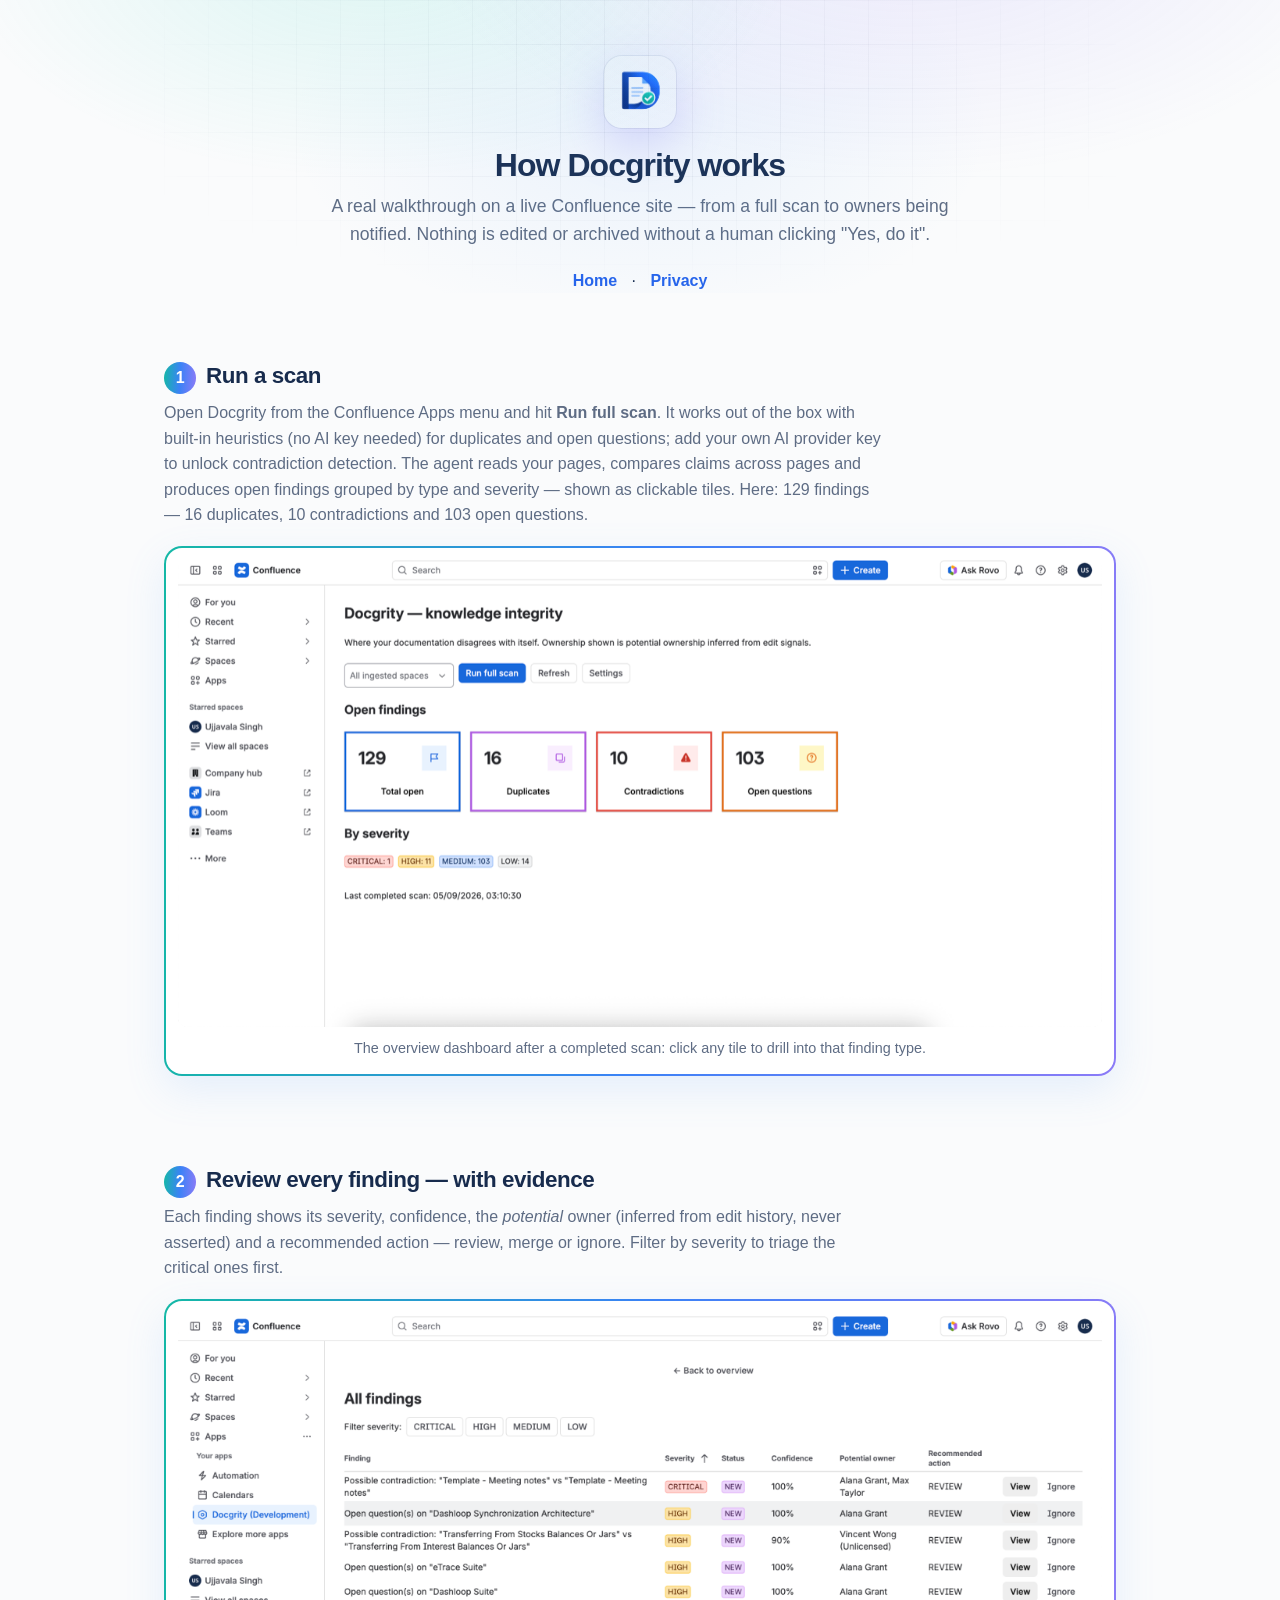
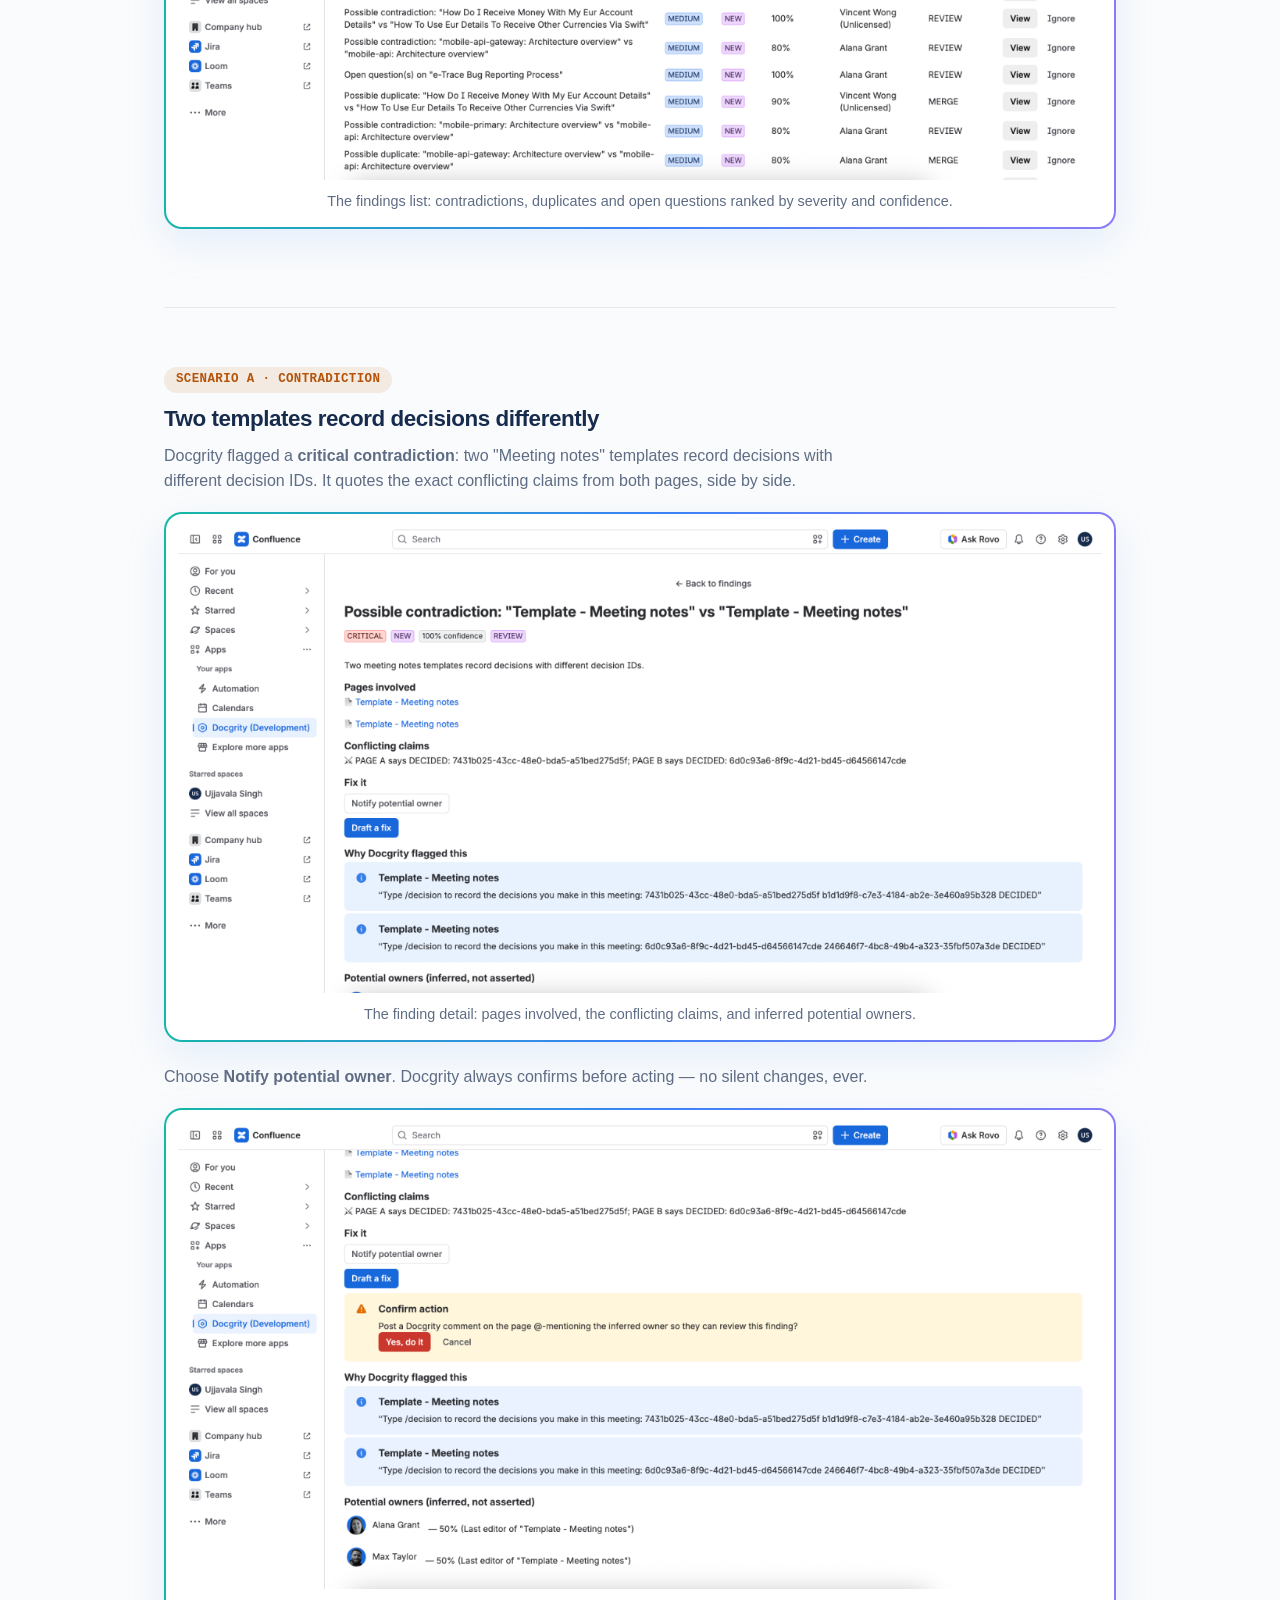
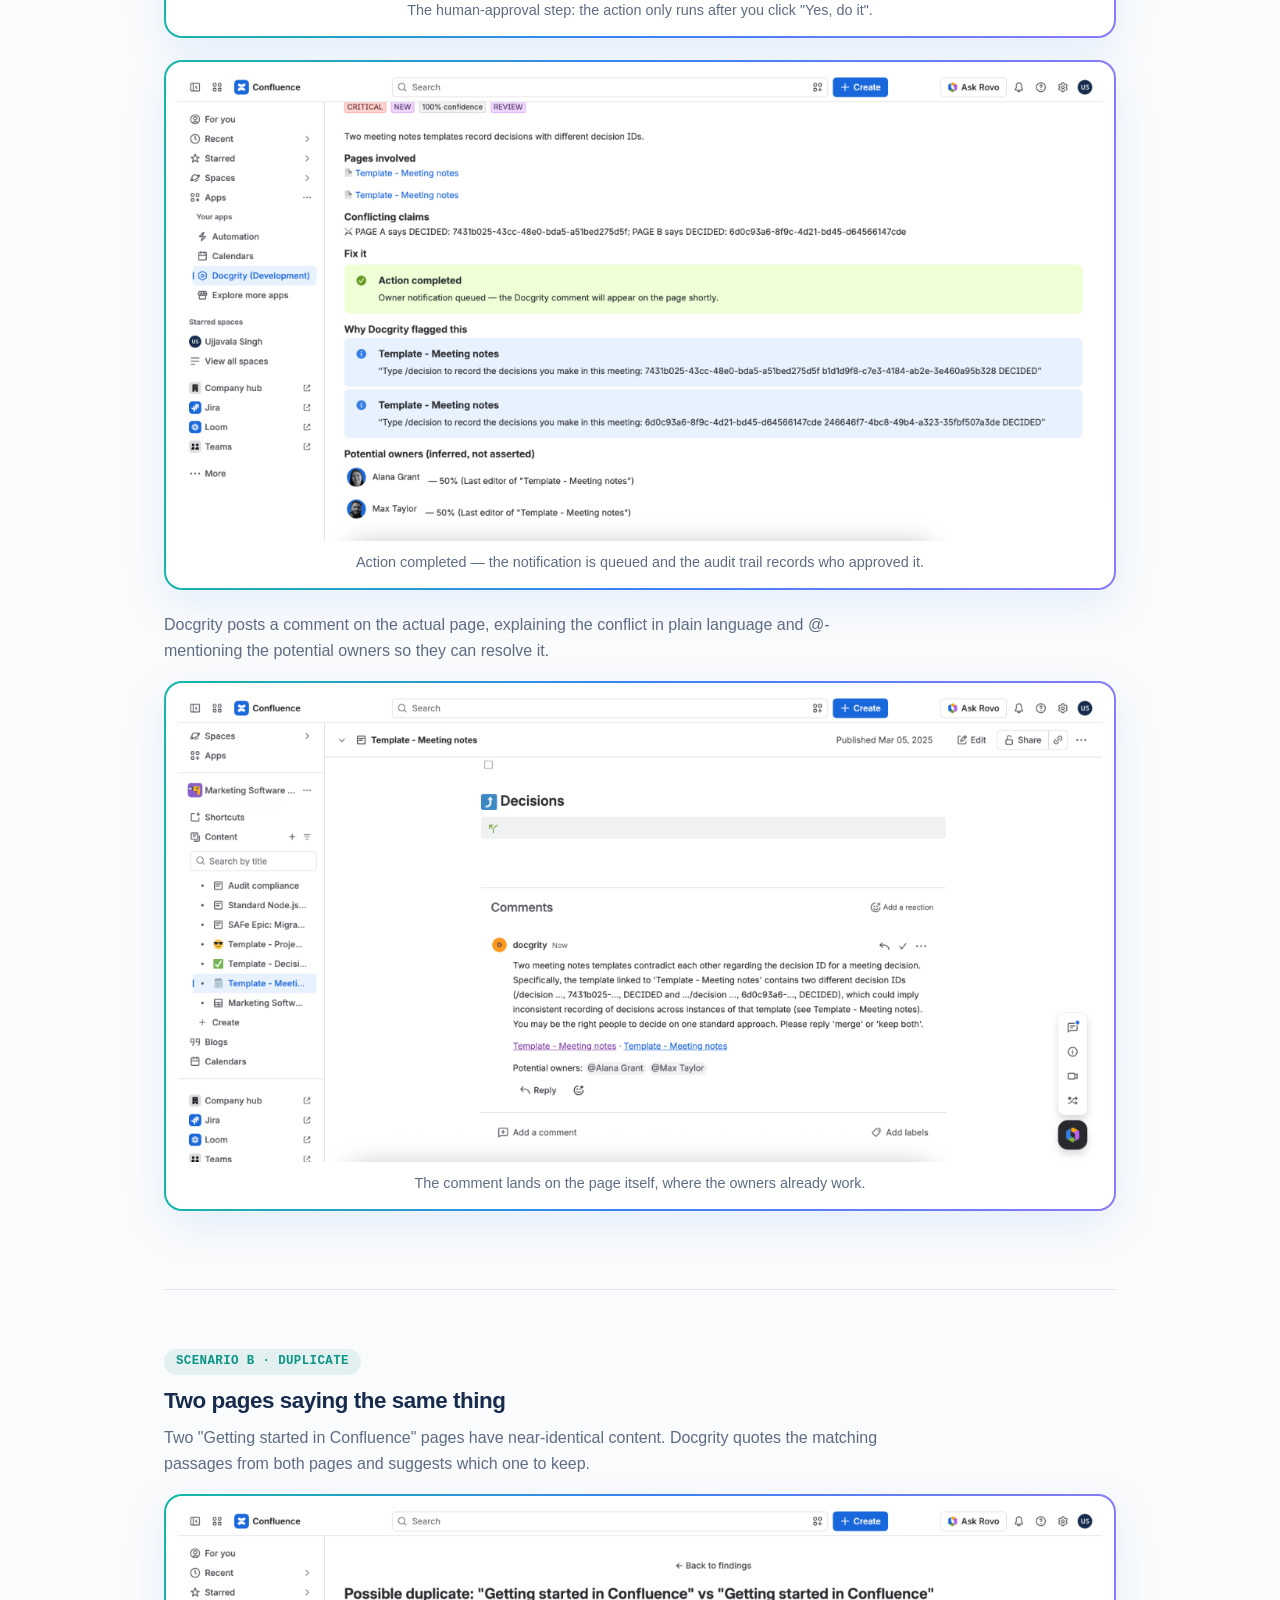
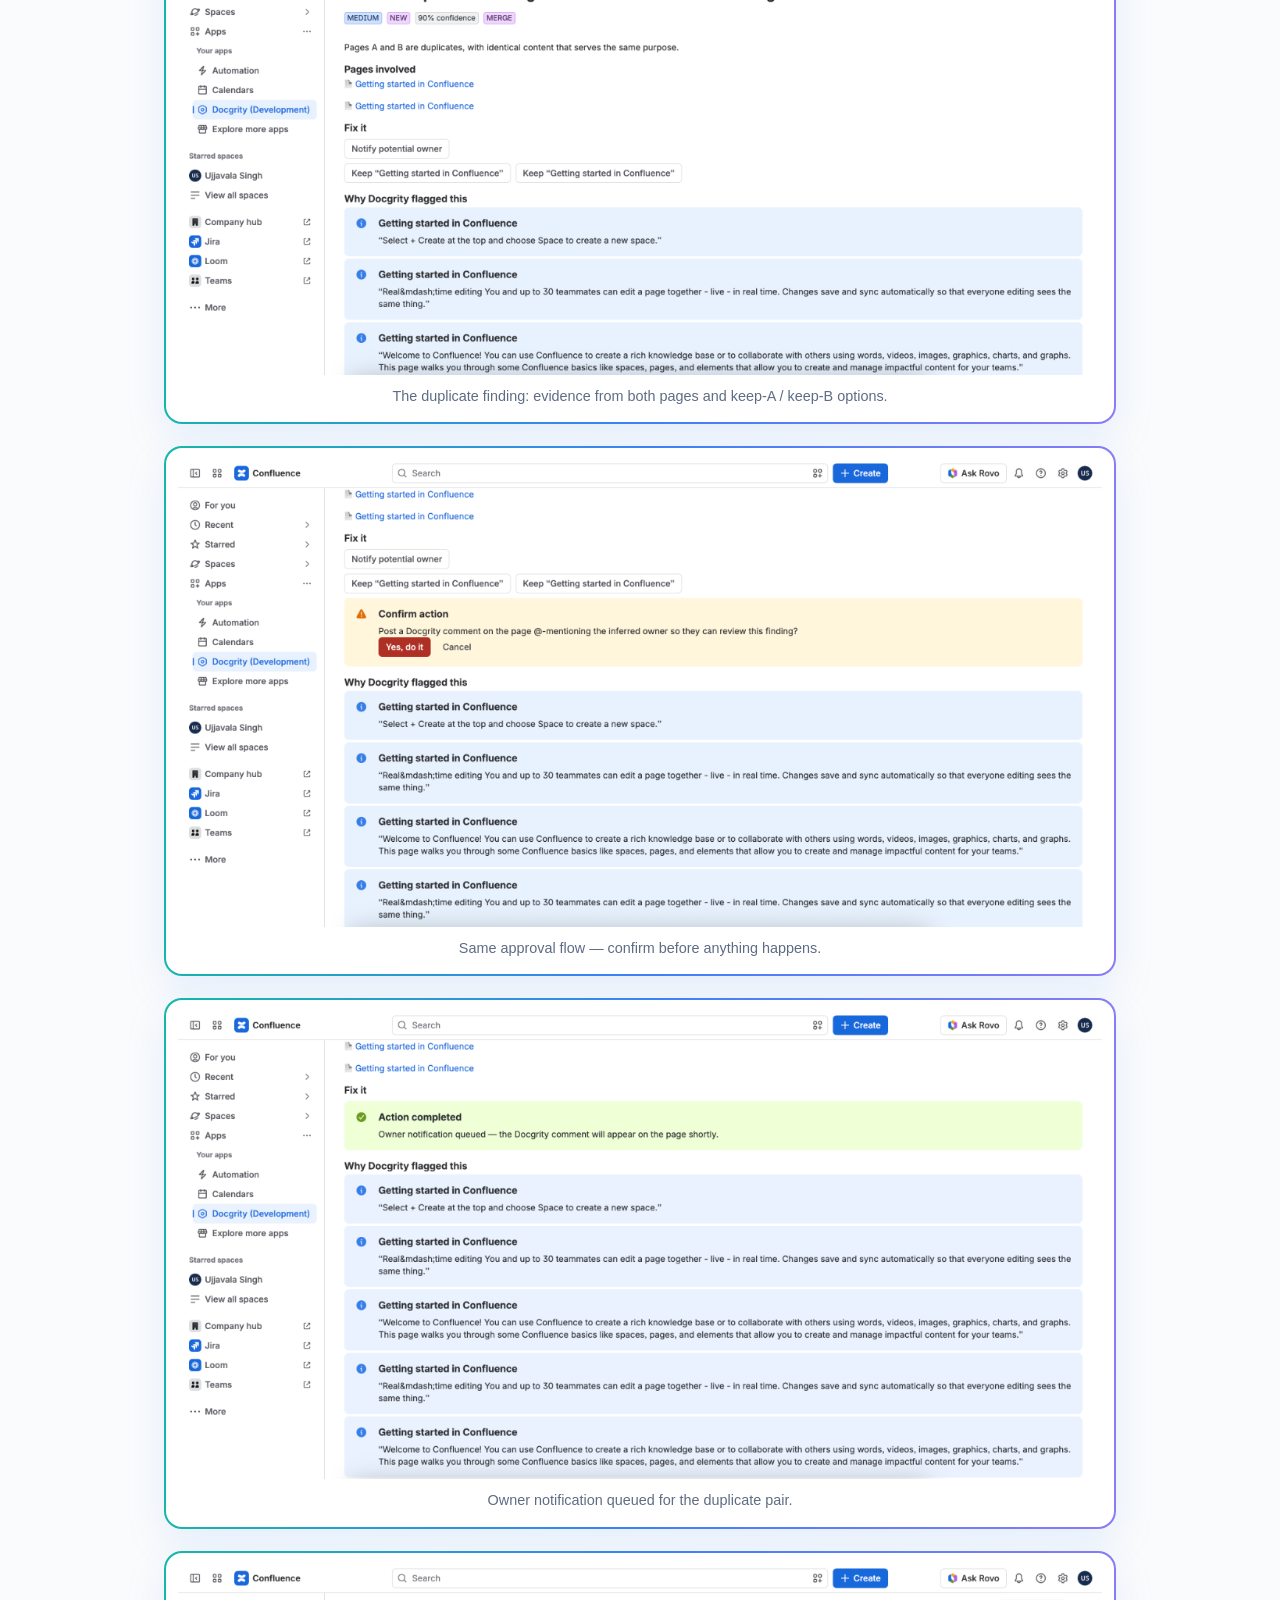
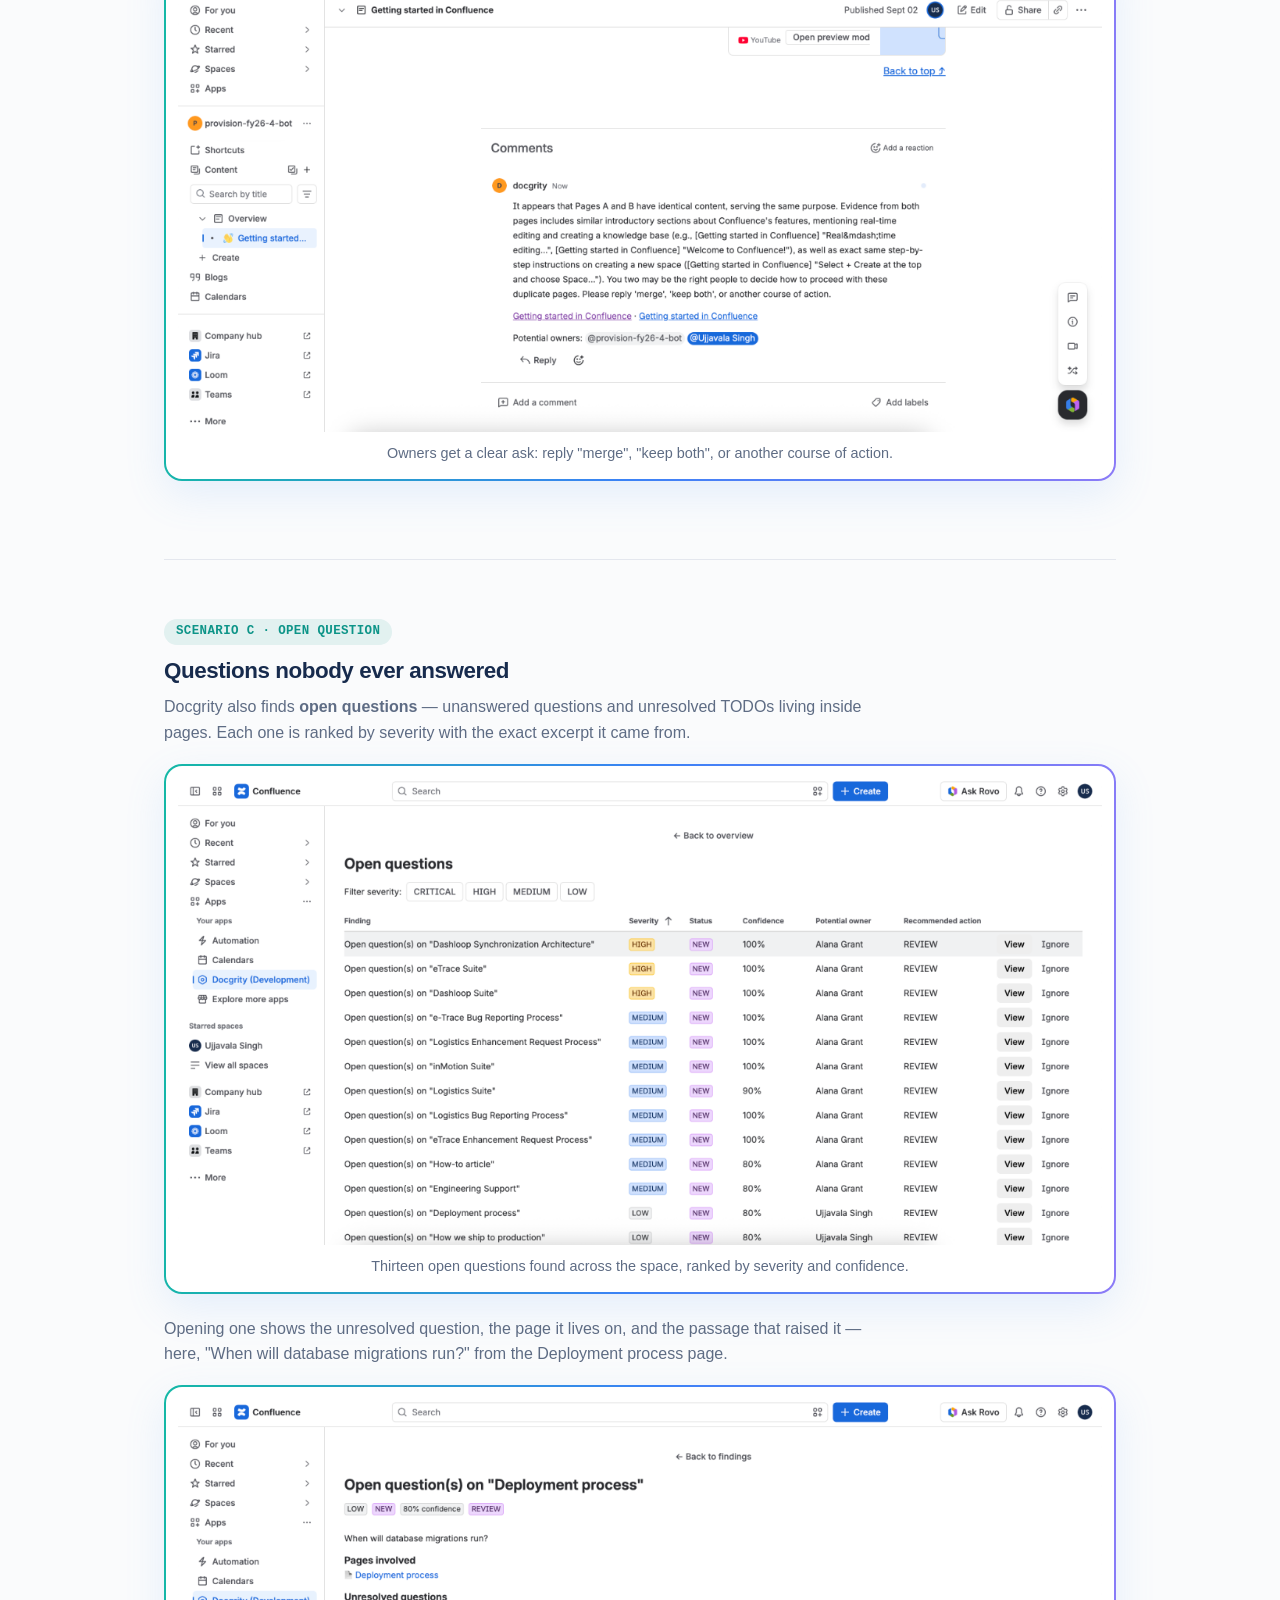
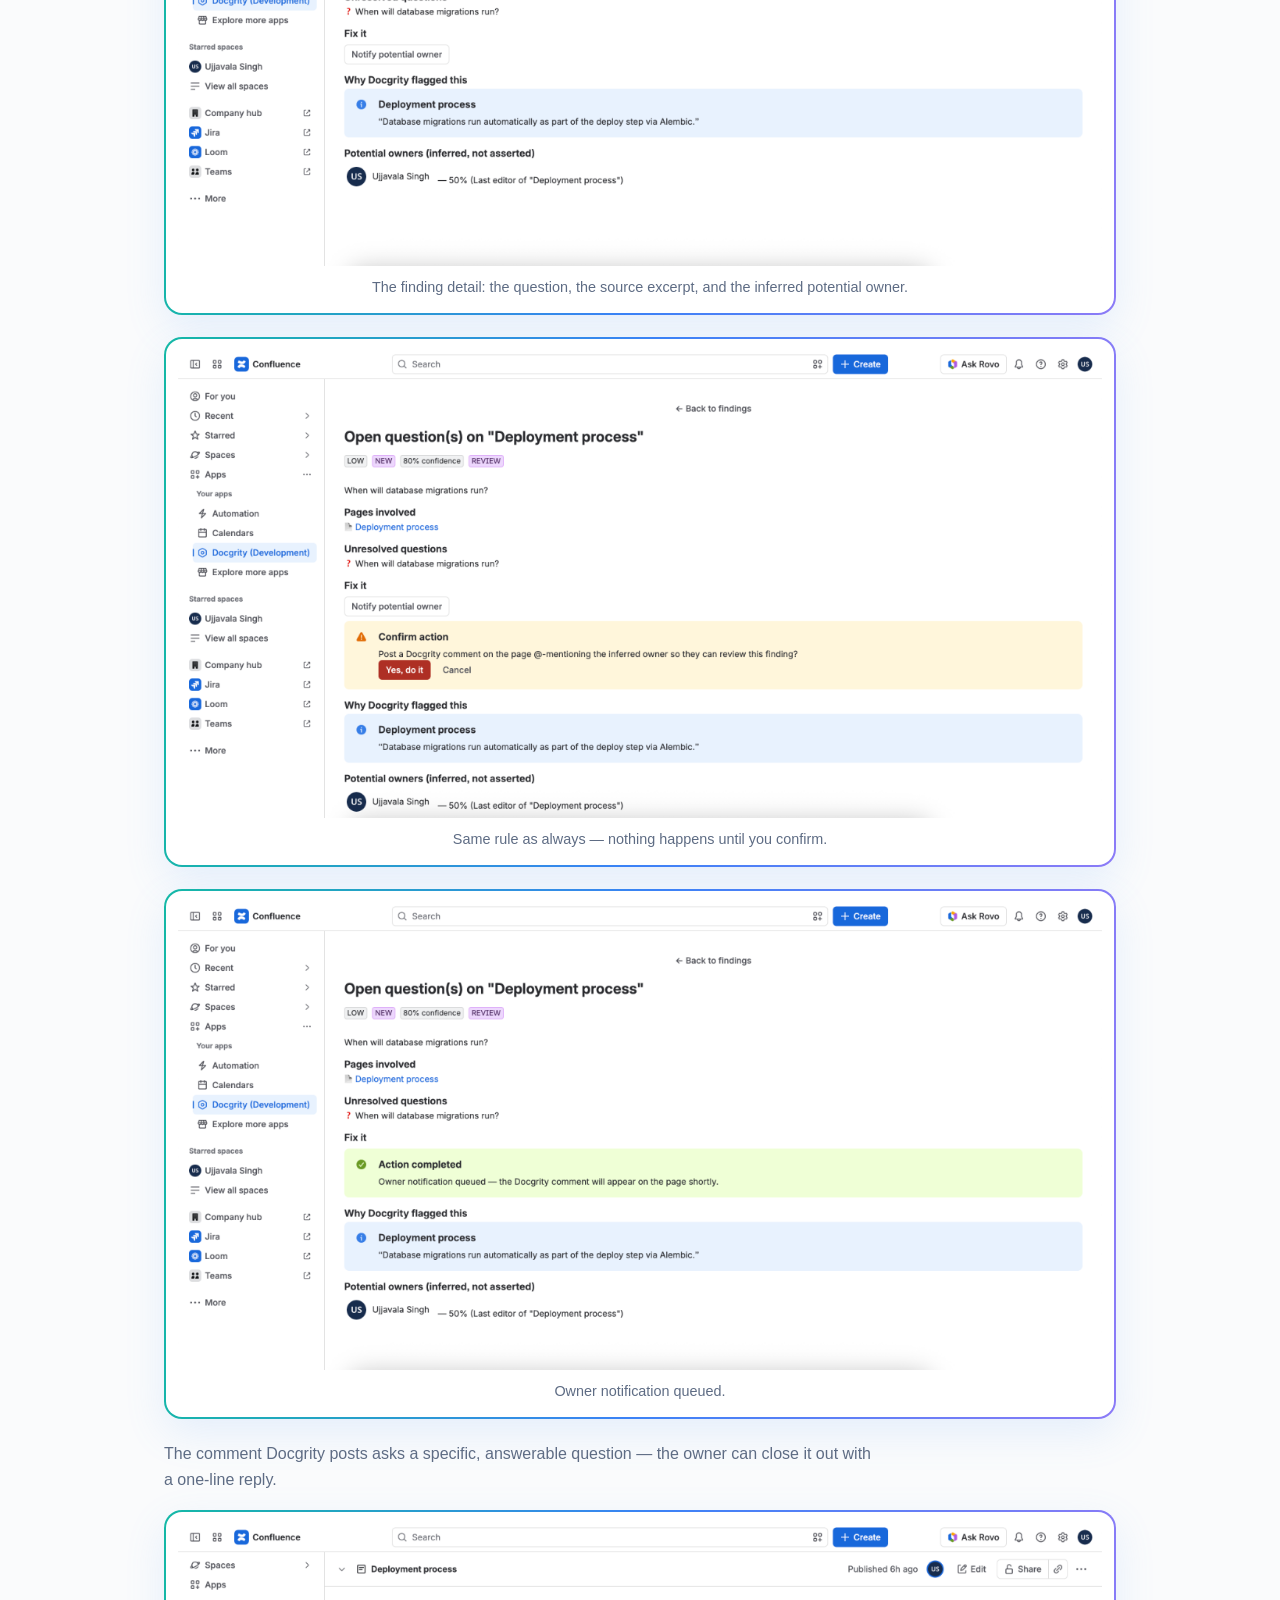
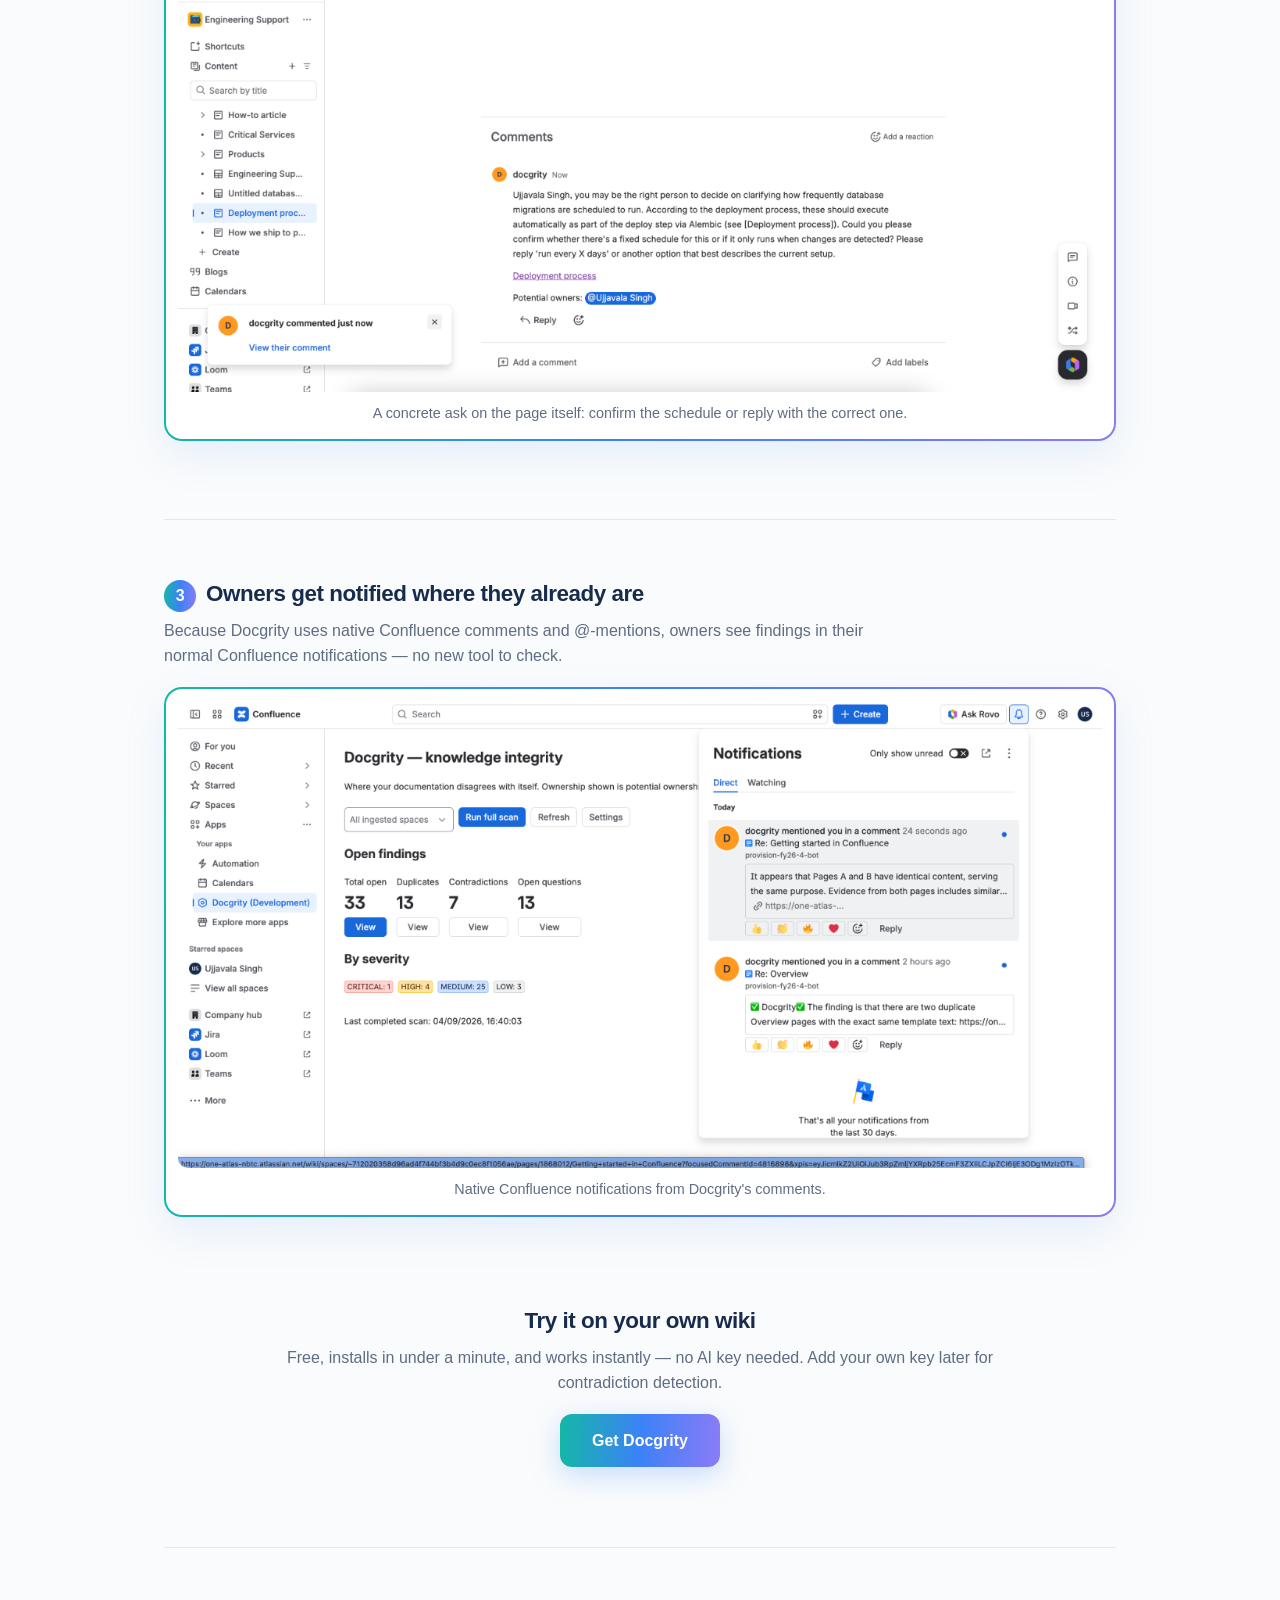
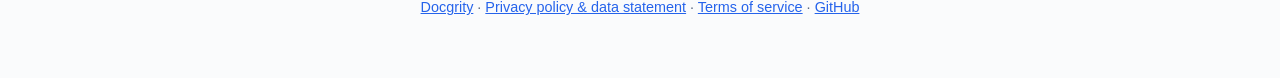
<file: how-it-works.html>
<!DOCTYPE html>
<html lang="en">
<head>
<meta charset="utf-8">
<meta name="viewport" content="width=device-width, initial-scale=1">
<title>How Docgrity works — step by step</title>
<link rel="icon" type="image/png" sizes="32x32" href="favicon-32.png">
<link rel="icon" type="image/png" href="logo.png">
<link rel="apple-touch-icon" href="apple-touch-icon.png">
<meta name="description" content="A step-by-step walkthrough of Docgrity finding duplicates, contradictions and open questions in Confluence — with real screenshots.">
<link rel="stylesheet" href="theme.css">
<style>
  header{padding:56px 0 24px;text-align:center;overflow:visible}
  header img{width:72px;height:72px;margin-bottom:12px;border-radius:18px}
  h1{font-size:2rem}
  .tag{font-size:1.1rem;color:var(--muted);max-width:640px;margin:10px auto 20px}
  nav{margin-bottom:8px}
  nav a{color:var(--blue);text-decoration:none;font-weight:600;margin:0 10px}
  section{padding:32px 0}
  h2{text-align:left;font-size:1.4rem;margin-bottom:6px}
  h2 .num{display:inline-block;background:var(--grad);color:#fff;border-radius:99px;width:32px;height:32px;line-height:32px;text-align:center;font-size:1rem;margin-right:10px}
  .scenario{display:inline-block;font-family:ui-monospace,SFMono-Regular,Menlo,monospace;background:rgba(13,148,136,.1);color:var(--teal);font-weight:700;font-size:.78rem;padding:3px 12px;border-radius:99px;margin-bottom:8px;letter-spacing:.03em;text-transform:uppercase}
  .scenario.warn{background:rgba(180,83,9,.1);color:var(--amber)}
  .lede{color:var(--muted);margin-bottom:18px;max-width:720px}
  figure{background:linear-gradient(var(--panel),var(--panel)) padding-box,var(--grad) border-box;border:2px solid transparent;border-radius:18px;padding:12px;box-shadow:0 14px 40px rgba(96,165,250,.14);margin:0 0 22px}
  figure img{width:100%;border-radius:10px;display:block}
  figcaption{color:var(--muted);font-size:.9rem;padding:10px 6px 2px;text-align:center}
  .divider{border:none;border-top:1px solid var(--line);margin:24px 0}
</style>
</head>
<body>
<div class="wrap">
  <header>
    <a href="index.html"><img src="logo.png" alt="Docgrity logo"></a>
    <h1>How Docgrity works</h1>
    <p class="tag">A real walkthrough on a live Confluence site — from a full scan to owners being notified. Nothing is edited or archived without a human clicking "Yes, do it".</p>
    <nav><a href="index.html">Home</a> · <a href="privacy.html">Privacy</a></nav>
  </header>

  <section>
    <h2><span class="num">1</span>Run a scan</h2>
    <p class="lede">Open Docgrity from the Confluence Apps menu and hit <strong>Run full scan</strong>. It works out of the box with built-in heuristics (no AI key needed) for duplicates and open questions; add your own AI provider key to unlock contradiction detection. The agent reads your pages, compares claims across pages and produces open findings grouped by type and severity — shown as clickable tiles. Here: 129 findings — 16 duplicates, 10 contradictions and 103 open questions.</p>
    <figure><img src="screenshots/shot_01.png" alt="Docgrity overview dashboard showing 129 open findings as colour-coded tiles with severity breakdown"><figcaption>The overview dashboard after a completed scan: click any tile to drill into that finding type.</figcaption></figure>
  </section>

  <section>
    <h2><span class="num">2</span>Review every finding — with evidence</h2>
    <p class="lede">Each finding shows its severity, confidence, the <em>potential</em> owner (inferred from edit history, never asserted) and a recommended action — review, merge or ignore. Filter by severity to triage the critical ones first.</p>
    <figure><img src="screenshots/shot_02.png" alt="All findings list with severity, confidence, potential owner and recommended action columns"><figcaption>The findings list: contradictions, duplicates and open questions ranked by severity and confidence.</figcaption></figure>
  </section>

  <hr class="divider">

  <section>
    <span class="scenario warn">Scenario A · Contradiction</span>
    <h2>Two templates record decisions differently</h2>
    <p class="lede">Docgrity flagged a <strong>critical contradiction</strong>: two "Meeting notes" templates record decisions with different decision IDs. It quotes the exact conflicting claims from both pages, side by side.</p>
    <figure><img src="screenshots/shot_03.png" alt="Contradiction finding detail with conflicting claims quoted from both pages"><figcaption>The finding detail: pages involved, the conflicting claims, and inferred potential owners.</figcaption></figure>

    <p class="lede">Choose <strong>Notify potential owner</strong>. Docgrity always confirms before acting — no silent changes, ever.</p>
    <figure><img src="screenshots/shot_04.png" alt="Confirm action prompt asking to post a Docgrity comment mentioning the inferred owner"><figcaption>The human-approval step: the action only runs after you click "Yes, do it".</figcaption></figure>

    <figure><img src="screenshots/shot_05.png" alt="Action completed banner showing the owner notification was queued"><figcaption>Action completed — the notification is queued and the audit trail records who approved it.</figcaption></figure>

    <p class="lede">Docgrity posts a comment on the actual page, explaining the conflict in plain language and @-mentioning the potential owners so they can resolve it.</p>
    <figure><img src="screenshots/shot_06.png" alt="Docgrity comment on the Confluence page explaining the contradiction and mentioning owners"><figcaption>The comment lands on the page itself, where the owners already work.</figcaption></figure>
  </section>

  <hr class="divider">

  <section>
    <span class="scenario">Scenario B · Duplicate</span>
    <h2>Two pages saying the same thing</h2>
    <p class="lede">Two "Getting started in Confluence" pages have near-identical content. Docgrity quotes the matching passages from both pages and suggests which one to keep.</p>
    <figure><img src="screenshots/shot_07.png" alt="Duplicate finding detail comparing two Getting started pages with quoted evidence"><figcaption>The duplicate finding: evidence from both pages and keep-A / keep-B options.</figcaption></figure>

    <figure><img src="screenshots/shot_08.png" alt="Confirm action prompt for the duplicate finding"><figcaption>Same approval flow — confirm before anything happens.</figcaption></figure>

    <figure><img src="screenshots/shot_09.png" alt="Action completed for the duplicate finding"><figcaption>Owner notification queued for the duplicate pair.</figcaption></figure>

    <figure><img src="screenshots/shot_10.png" alt="Docgrity comment on the duplicate page suggesting merge or keep-both, mentioning owners"><figcaption>Owners get a clear ask: reply "merge", "keep both", or another course of action.</figcaption></figure>
  </section>

  <hr class="divider">

  <section>
    <span class="scenario">Scenario C · Open question</span>
    <h2>Questions nobody ever answered</h2>
    <p class="lede">Docgrity also finds <strong>open questions</strong> — unanswered questions and unresolved TODOs living inside pages. Each one is ranked by severity with the exact excerpt it came from.</p>
    <figure><img src="screenshots/shot_12.png" alt="Open questions findings list ranked by severity with potential owners"><figcaption>Thirteen open questions found across the space, ranked by severity and confidence.</figcaption></figure>

    <p class="lede">Opening one shows the unresolved question, the page it lives on, and the passage that raised it — here, "When will database migrations run?" from the Deployment process page.</p>
    <figure><img src="screenshots/shot_13.png" alt="Open question detail showing the unresolved question, evidence excerpt and potential owner"><figcaption>The finding detail: the question, the source excerpt, and the inferred potential owner.</figcaption></figure>

    <figure><img src="screenshots/shot_14.png" alt="Confirm action prompt before notifying the owner of the open question"><figcaption>Same rule as always — nothing happens until you confirm.</figcaption></figure>

    <figure><img src="screenshots/shot_15.png" alt="Action completed for the open question finding"><figcaption>Owner notification queued.</figcaption></figure>

    <p class="lede">The comment Docgrity posts asks a specific, answerable question — the owner can close it out with a one-line reply.</p>
    <figure><img src="screenshots/shot_16.png" alt="Docgrity comment on the page asking the owner to clarify the migration schedule"><figcaption>A concrete ask on the page itself: confirm the schedule or reply with the correct one.</figcaption></figure>
  </section>

  <hr class="divider">

  <section>
    <h2><span class="num">3</span>Owners get notified where they already are</h2>
    <p class="lede">Because Docgrity uses native Confluence comments and @-mentions, owners see findings in their normal Confluence notifications — no new tool to check.</p>
    <figure><img src="screenshots/shot_11.png" alt="Confluence notifications panel showing Docgrity mention notifications"><figcaption>Native Confluence notifications from Docgrity's comments.</figcaption></figure>
  </section>

  <section style="text-align:center">
    <h2 style="text-align:center">Try it on your own wiki</h2>
    <p class="lede" style="margin:0 auto 18px">Free, installs in under a minute, and works instantly — no AI key needed. Add your own key later for contradiction detection.</p>
    <a class="cta" href="index.html">Get Docgrity</a>
  </section>

  <footer>
    <p><a href="index.html">Docgrity</a> · <a href="privacy.html">Privacy policy &amp; data statement</a> · <a href="terms.html">Terms of service</a> · <a href="https://github.com/ujjavala">GitHub</a></p>
  </footer>
</div>
</body>
</html>
</file>
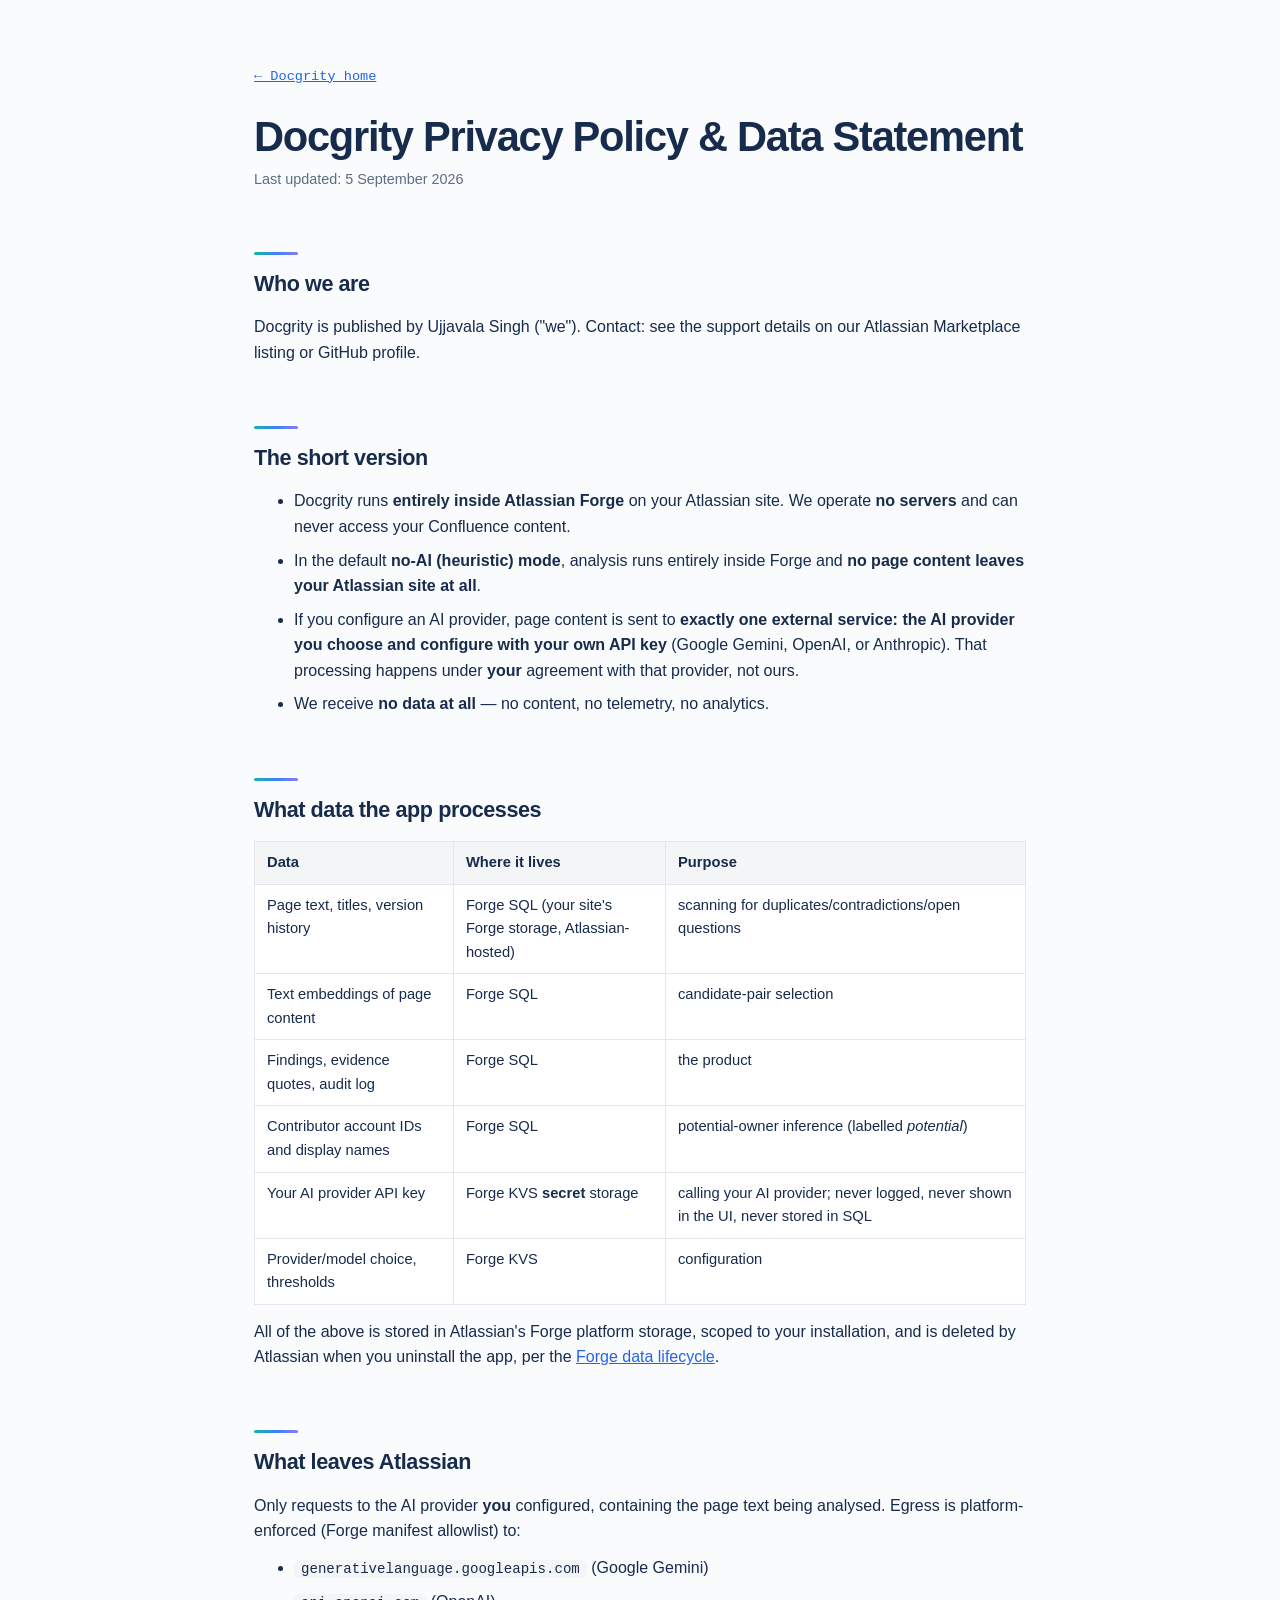
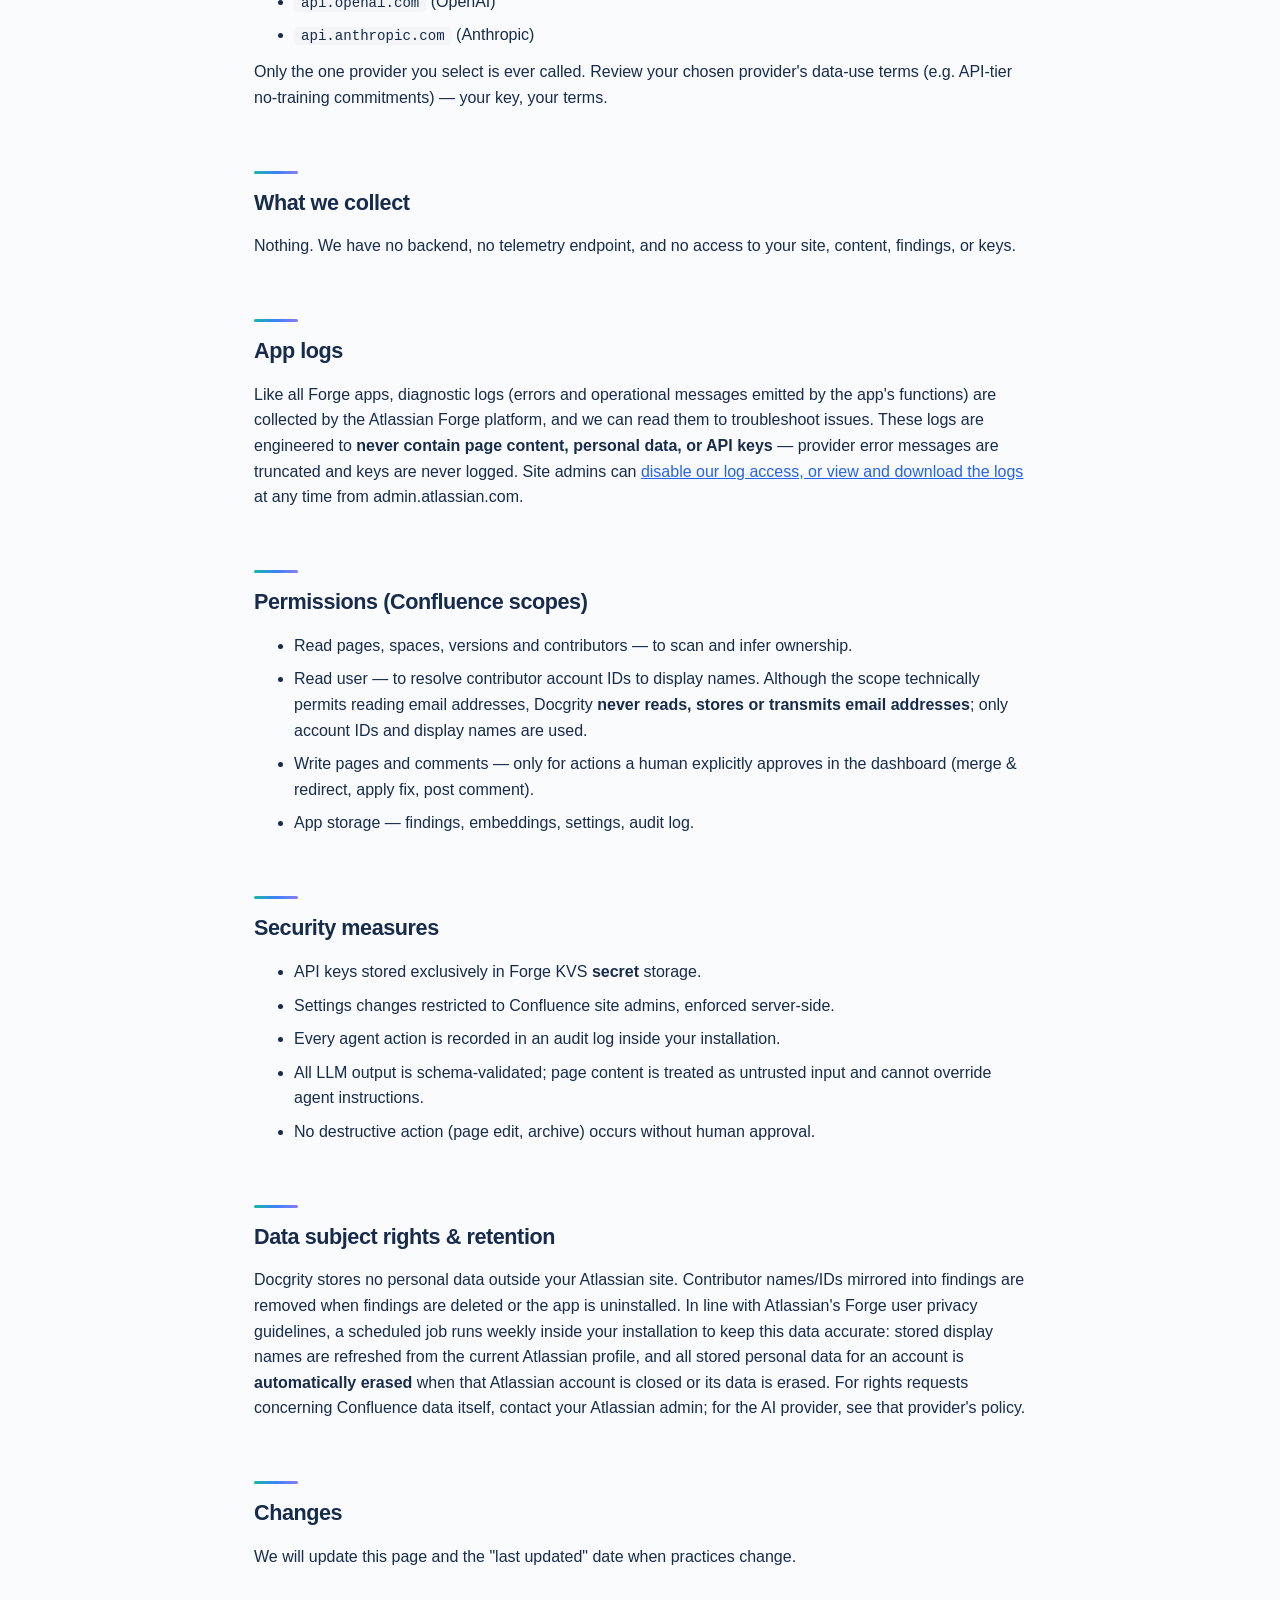
<file: privacy.html>
<!DOCTYPE html>
<html lang="en">
<head>
<meta charset="utf-8">
<meta name="viewport" content="width=device-width, initial-scale=1">
<title>Privacy Policy &amp; Data Statement — Docgrity</title>
<link rel="icon" type="image/png" sizes="32x32" href="favicon-32.png">
<link rel="icon" type="image/png" href="logo.png">
<link rel="apple-touch-icon" href="apple-touch-icon.png">
<link rel="stylesheet" href="theme.css">
</head>
<body>
<div class="docs">
  <p class="top"><a href="index.html">← Docgrity home</a></p>
  <h1>Docgrity Privacy Policy &amp; Data Statement</h1>
  <p class="updated">Last updated: 5 September 2026</p>

  <h2>Who we are</h2>
  <p>Docgrity is published by Ujjavala Singh ("we"). Contact: see the support details on our
  Atlassian Marketplace listing or GitHub profile.</p>

  <h2>The short version</h2>
  <ul>
    <li>Docgrity runs <strong>entirely inside Atlassian Forge</strong> on your Atlassian site.
      We operate <strong>no servers</strong> and can never access your Confluence content.</li>
    <li>In the default <strong>no-AI (heuristic) mode</strong>, analysis runs entirely inside
      Forge and <strong>no page content leaves your Atlassian site at all</strong>.</li>
    <li>If you configure an AI provider, page content is sent to <strong>exactly one external
      service: the AI provider you choose and configure with your own API key</strong> (Google
      Gemini, OpenAI, or Anthropic). That processing happens under <strong>your</strong>
      agreement with that provider, not ours.</li>
    <li>We receive <strong>no data at all</strong> — no content, no telemetry, no analytics.</li>
  </ul>

  <h2>What data the app processes</h2>
  <table>
    <tr><th>Data</th><th>Where it lives</th><th>Purpose</th></tr>
    <tr><td>Page text, titles, version history</td><td>Forge SQL (your site's Forge storage, Atlassian-hosted)</td><td>scanning for duplicates/contradictions/open questions</td></tr>
    <tr><td>Text embeddings of page content</td><td>Forge SQL</td><td>candidate-pair selection</td></tr>
    <tr><td>Findings, evidence quotes, audit log</td><td>Forge SQL</td><td>the product</td></tr>
    <tr><td>Contributor account IDs and display names</td><td>Forge SQL</td><td>potential-owner inference (labelled <em>potential</em>)</td></tr>
    <tr><td>Your AI provider API key</td><td>Forge KVS <strong>secret</strong> storage</td><td>calling your AI provider; never logged, never shown in the UI, never stored in SQL</td></tr>
    <tr><td>Provider/model choice, thresholds</td><td>Forge KVS</td><td>configuration</td></tr>
  </table>
  <p>All of the above is stored in Atlassian's Forge platform storage, scoped to your
  installation, and is deleted by Atlassian when you uninstall the app, per the
  <a href="https://developer.atlassian.com/platform/forge/storage/">Forge data lifecycle</a>.</p>

  <h2>What leaves Atlassian</h2>
  <p>Only requests to the AI provider <strong>you</strong> configured, containing the page text
  being analysed. Egress is platform-enforced (Forge manifest allowlist) to:</p>
  <ul>
    <li><code>generativelanguage.googleapis.com</code> (Google Gemini)</li>
    <li><code>api.openai.com</code> (OpenAI)</li>
    <li><code>api.anthropic.com</code> (Anthropic)</li>
  </ul>
  <p>Only the one provider you select is ever called. Review your chosen provider's data-use
  terms (e.g. API-tier no-training commitments) — your key, your terms.</p>

  <h2>What we collect</h2>
  <p>Nothing. We have no backend, no telemetry endpoint, and no access to your site, content,
  findings, or keys.</p>

  <h2>App logs</h2>
  <p>Like all Forge apps, diagnostic logs (errors and operational messages emitted by the app's
  functions) are collected by the Atlassian Forge platform, and we can read them to
  troubleshoot issues. These logs are engineered to <strong>never contain page content, personal
  data, or API keys</strong> — provider error messages are truncated and keys are never logged.
  Site admins can <a href="https://support.atlassian.com/security-and-access-policies/docs/manage-your-users-third-party-apps">disable
  our log access, or view and download the logs</a> at any time from admin.atlassian.com.</p>

  <h2>Permissions (Confluence scopes)</h2>
  <ul>
    <li>Read pages, spaces, versions and contributors — to scan and infer ownership.</li>
    <li>Read user — to resolve contributor account IDs to display names. Although the scope
      technically permits reading email addresses, Docgrity <strong>never reads, stores or
      transmits email addresses</strong>; only account IDs and display names are used.</li>
    <li>Write pages and comments — only for actions a human explicitly approves in the dashboard
      (merge &amp; redirect, apply fix, post comment).</li>
    <li>App storage — findings, embeddings, settings, audit log.</li>
  </ul>

  <h2>Security measures</h2>
  <ul>
    <li>API keys stored exclusively in Forge KVS <strong>secret</strong> storage.</li>
    <li>Settings changes restricted to Confluence site admins, enforced server-side.</li>
    <li>Every agent action is recorded in an audit log inside your installation.</li>
    <li>All LLM output is schema-validated; page content is treated as untrusted input and
      cannot override agent instructions.</li>
    <li>No destructive action (page edit, archive) occurs without human approval.</li>
  </ul>

  <h2>Data subject rights &amp; retention</h2>
  <p>Docgrity stores no personal data outside your Atlassian site. Contributor names/IDs
  mirrored into findings are removed when findings are deleted or the app is uninstalled.
  In line with Atlassian's Forge user privacy guidelines, a scheduled job runs weekly
  inside your installation to keep this data accurate: stored display names are refreshed
  from the current Atlassian profile, and all stored personal data for an account is
  <strong>automatically erased</strong> when that Atlassian account is closed or its data is
  erased. For rights requests concerning Confluence data itself, contact your Atlassian
  admin; for the AI provider, see that provider's policy.</p>

  <h2>Changes</h2>
  <p>We will update this page and the "last updated" date when practices change.</p>
</div>
</body>
</html>
</file>
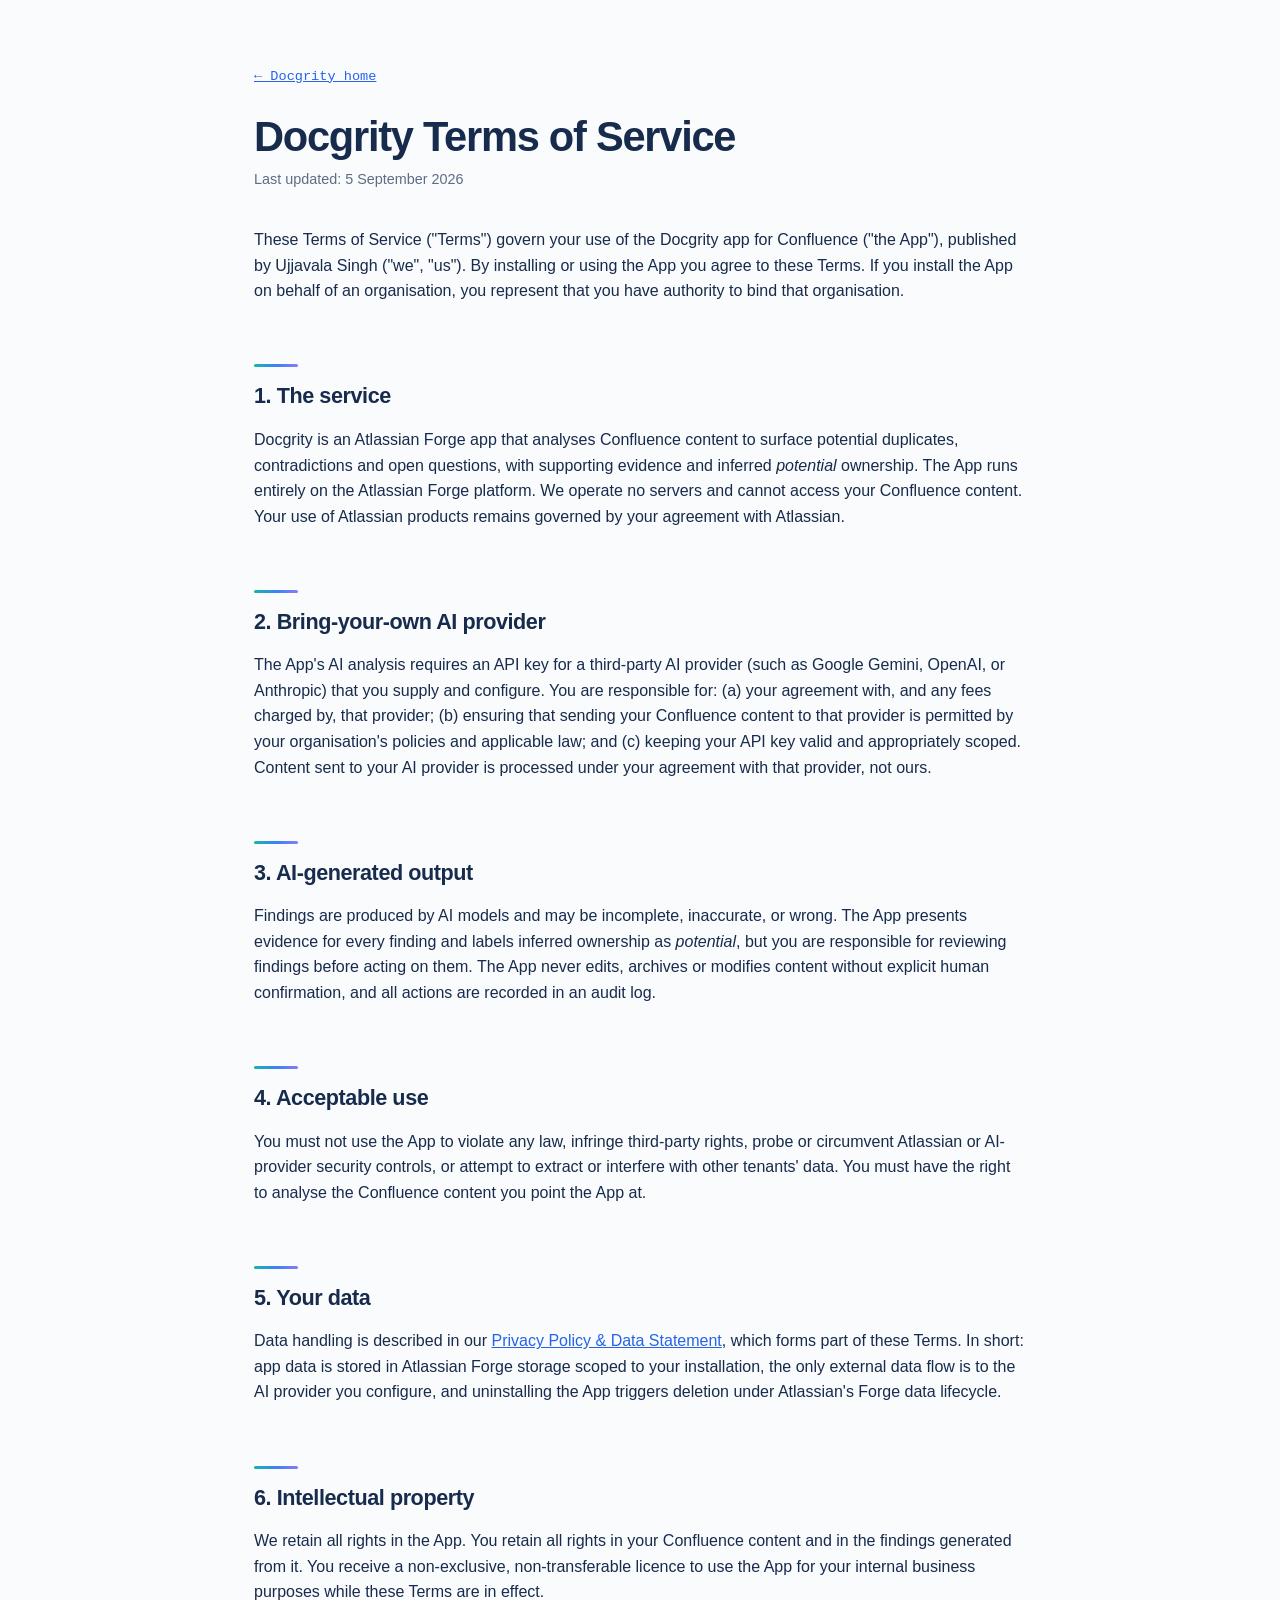
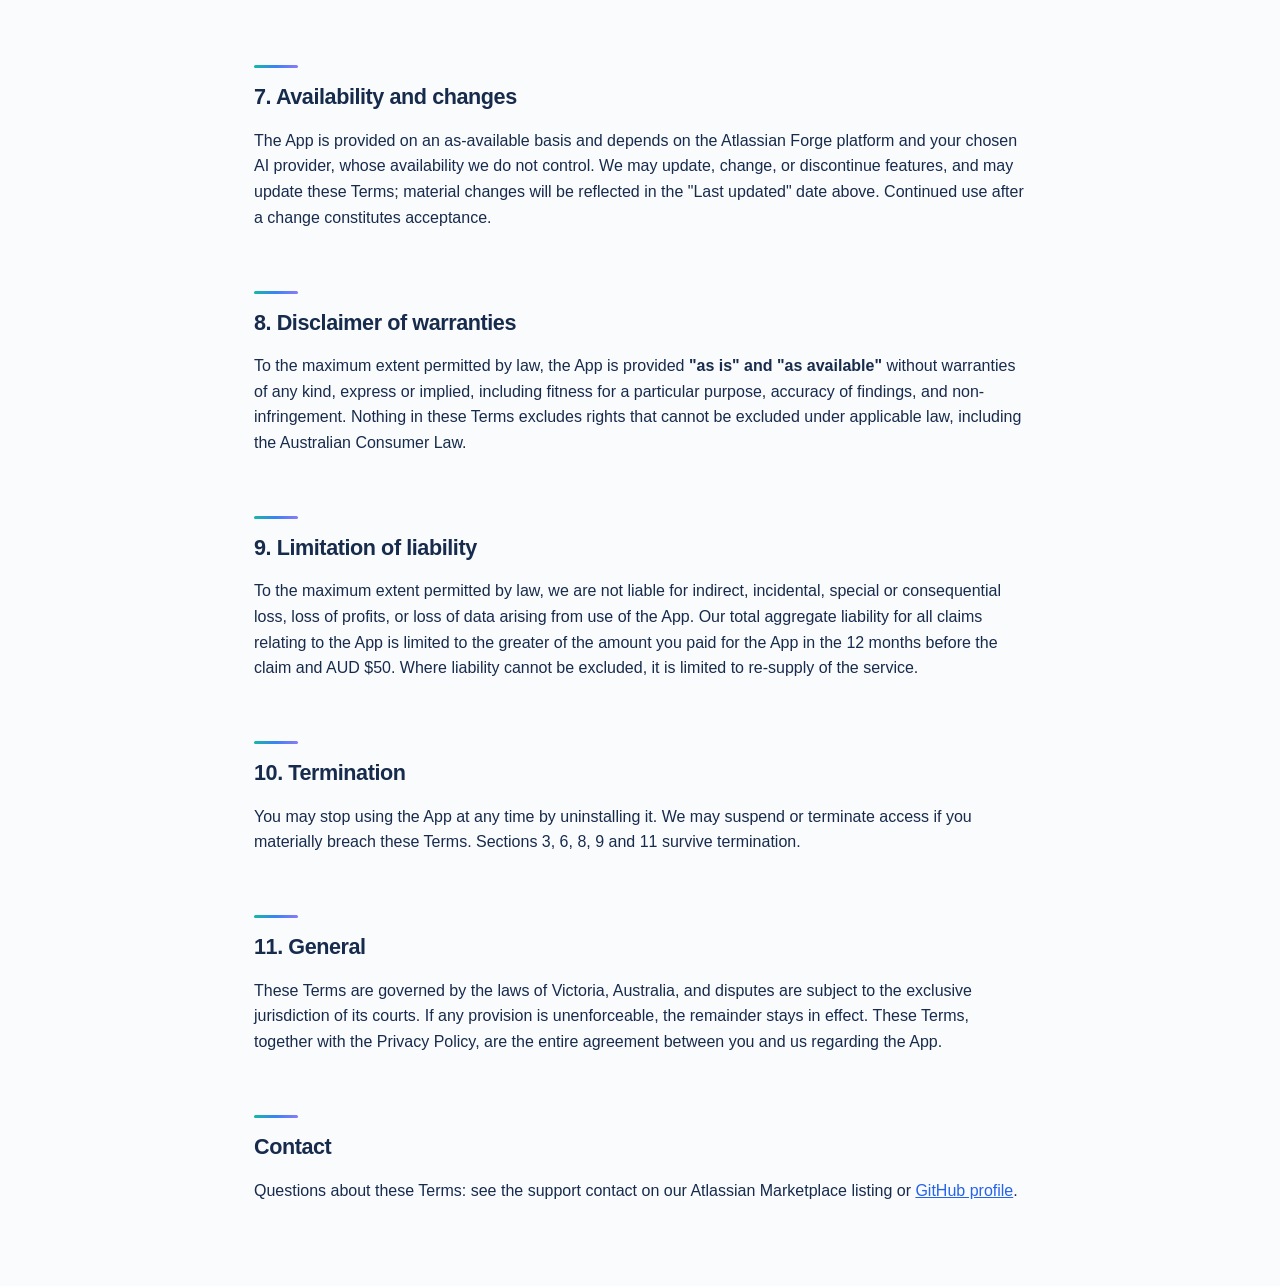
<file: terms.html>
<!DOCTYPE html>
<html lang="en">
<head>
<meta charset="utf-8">
<meta name="viewport" content="width=device-width, initial-scale=1">
<title>Terms of Service — Docgrity</title>
<link rel="icon" type="image/png" sizes="32x32" href="favicon-32.png">
<link rel="icon" type="image/png" href="logo.png">
<link rel="apple-touch-icon" href="apple-touch-icon.png">
<link rel="stylesheet" href="theme.css">
</head>
<body>
<div class="docs">
  <p class="top"><a href="index.html">← Docgrity home</a></p>
  <h1>Docgrity Terms of Service</h1>
  <p class="updated">Last updated: 5 September 2026</p>

  <p>These Terms of Service ("Terms") govern your use of the Docgrity app for Confluence
  ("the App"), published by Ujjavala Singh ("we", "us"). By installing or using the App you
  agree to these Terms. If you install the App on behalf of an organisation, you represent
  that you have authority to bind that organisation.</p>

  <h2>1. The service</h2>
  <p>Docgrity is an Atlassian Forge app that analyses Confluence content to surface potential
  duplicates, contradictions and open questions, with supporting evidence and inferred
  <em>potential</em> ownership. The App runs entirely on the Atlassian Forge platform. We
  operate no servers and cannot access your Confluence content. Your use of Atlassian
  products remains governed by your agreement with Atlassian.</p>

  <h2>2. Bring-your-own AI provider</h2>
  <p>The App's AI analysis requires an API key for a third-party AI provider (such as Google
  Gemini, OpenAI, or Anthropic) that you supply and configure. You are responsible for:
  (a) your agreement with, and any fees charged by, that provider; (b) ensuring that sending
  your Confluence content to that provider is permitted by your organisation's policies and
  applicable law; and (c) keeping your API key valid and appropriately scoped. Content sent
  to your AI provider is processed under your agreement with that provider, not ours.</p>

  <h2>3. AI-generated output</h2>
  <p>Findings are produced by AI models and may be incomplete, inaccurate, or wrong. The App
  presents evidence for every finding and labels inferred ownership as <em>potential</em>, but
  you are responsible for reviewing findings before acting on them. The App never edits,
  archives or modifies content without explicit human confirmation, and all actions are
  recorded in an audit log.</p>

  <h2>4. Acceptable use</h2>
  <p>You must not use the App to violate any law, infringe third-party rights, probe or
  circumvent Atlassian or AI-provider security controls, or attempt to extract or interfere
  with other tenants' data. You must have the right to analyse the Confluence content you
  point the App at.</p>

  <h2>5. Your data</h2>
  <p>Data handling is described in our <a href="privacy.html">Privacy Policy &amp; Data
  Statement</a>, which forms part of these Terms. In short: app data is stored in Atlassian
  Forge storage scoped to your installation, the only external data flow is to the AI
  provider you configure, and uninstalling the App triggers deletion under Atlassian's Forge
  data lifecycle.</p>

  <h2>6. Intellectual property</h2>
  <p>We retain all rights in the App. You retain all rights in your Confluence content and in
  the findings generated from it. You receive a non-exclusive, non-transferable licence to
  use the App for your internal business purposes while these Terms are in effect.</p>

  <h2>7. Availability and changes</h2>
  <p>The App is provided on an as-available basis and depends on the Atlassian Forge platform
  and your chosen AI provider, whose availability we do not control. We may update, change,
  or discontinue features, and may update these Terms; material changes will be reflected in
  the "Last updated" date above. Continued use after a change constitutes acceptance.</p>

  <h2>8. Disclaimer of warranties</h2>
  <p>To the maximum extent permitted by law, the App is provided <strong>"as is" and "as
  available"</strong> without warranties of any kind, express or implied, including fitness
  for a particular purpose, accuracy of findings, and non-infringement. Nothing in these
  Terms excludes rights that cannot be excluded under applicable law, including the
  Australian Consumer Law.</p>

  <h2>9. Limitation of liability</h2>
  <p>To the maximum extent permitted by law, we are not liable for indirect, incidental,
  special or consequential loss, loss of profits, or loss of data arising from use of the
  App. Our total aggregate liability for all claims relating to the App is limited to the
  greater of the amount you paid for the App in the 12 months before the claim and AUD $50.
  Where liability cannot be excluded, it is limited to re-supply of the service.</p>

  <h2>10. Termination</h2>
  <p>You may stop using the App at any time by uninstalling it. We may suspend or terminate
  access if you materially breach these Terms. Sections 3, 6, 8, 9 and 11 survive
  termination.</p>

  <h2>11. General</h2>
  <p>These Terms are governed by the laws of Victoria, Australia, and disputes are subject to
  the exclusive jurisdiction of its courts. If any provision is unenforceable, the remainder
  stays in effect. These Terms, together with the Privacy Policy, are the entire agreement
  between you and us regarding the App.</p>

  <h2>Contact</h2>
  <p>Questions about these Terms: see the support contact on our Atlassian Marketplace
  listing or <a href="https://github.com/ujjavala">GitHub profile</a>.</p>
</div>
</body>
</html>
</file>
<file: theme.css>
/* Docgrity site theme — light adaptation of the Docgrity VS Code site */
:root{
  --bg:#fafbfc;--panel:#ffffff;--panel2:#f4f5f7;--line:#e4e7ee;
  --ink:#172b4d;--muted:#5e6c84;
  --teal:#0d9488;--violet:#7c6cf0;--red:#e11d48;--amber:#b45309;--blue:#2563eb;
  --grad:linear-gradient(93deg,#14b8a6 0%,#3b82f6 50%,#8b7bf7 100%);
  --cta-ink:#ffffff;--term-bg:#0e1526;--term-ink:#c9d6ee;--shadow:23,43,77;
  --glow-a:rgba(45,212,191,.14);--glow-b:rgba(139,123,247,.14);--glow-c:rgba(96,165,250,.10);
  --surface:var(--panel)
}
*{margin:0;box-sizing:border-box}
html{scroll-behavior:smooth}
body{font-family:-apple-system,BlinkMacSystemFont,"Segoe UI",Roboto,Helvetica,Arial,sans-serif;color:var(--ink);background:var(--bg);line-height:1.6}
::selection{background:rgba(139,123,247,.25)}
.wrap{max-width:1000px;margin:0 auto;padding:0 24px}
a{color:var(--blue)}

.lucide{width:1.7rem;height:1.7rem;stroke:url(#docgrity-grad);margin-bottom:12px}
.lucide-inline{width:1.05rem;height:1.05rem;vertical-align:-3px;margin-right:6px}

header{position:relative;padding:88px 0 64px;text-align:center;overflow:hidden}
header::before{content:"";position:absolute;inset:-40% -20% auto;height:130%;
  background:
    radial-gradient(600px 320px at 30% 20%,var(--glow-a),transparent 70%),
    radial-gradient(700px 380px at 70% 10%,var(--glow-b),transparent 70%),
    radial-gradient(500px 300px at 50% 60%,var(--glow-c),transparent 70%);
  pointer-events:none}
header::after{content:"";position:absolute;inset:0;
  background-image:linear-gradient(rgba(23,43,77,.045) 1px,transparent 1px),linear-gradient(90deg,rgba(23,43,77,.045) 1px,transparent 1px);
  background-size:44px 44px;mask-image:radial-gradient(60% 60% at 50% 30%,#000 30%,transparent 100%);pointer-events:none}
header>.wrap{position:relative;z-index:1}
header img{width:84px;height:84px;margin-bottom:20px;border-radius:22px;
  box-shadow:0 0 0 1px rgba(23,43,77,.08),0 16px 48px rgba(139,123,247,.28)}
.kicker{font-family:ui-monospace,SFMono-Regular,Menlo,monospace;font-size:.8rem;letter-spacing:.18em;text-transform:uppercase;color:var(--teal);margin-bottom:14px}
h1{font-size:clamp(2.4rem,6vw,3.6rem);line-height:1.08;letter-spacing:-.03em;font-weight:800}
h1 .g{background:var(--grad);-webkit-background-clip:text;background-clip:text;color:transparent}
.tag{font-size:1.15rem;color:var(--muted);max-width:600px;margin:20px auto 32px}
.cta{display:inline-block;background:var(--grad);color:var(--cta-ink);text-decoration:none;font-weight:700;padding:14px 32px;border-radius:12px;transition:transform .15s,box-shadow .15s;box-shadow:0 8px 28px rgba(96,165,250,.35)}
.cta:hover{transform:translateY(-2px);box-shadow:0 14px 36px rgba(96,165,250,.5)}
.cta.ghost{background:transparent;color:var(--ink);border:1px solid var(--line);margin-left:12px;box-shadow:none}
.cta.ghost:hover{border-color:var(--violet);box-shadow:0 0 24px rgba(139,123,247,.25)}
.badges{margin-top:30px;display:flex;gap:10px;justify-content:center;flex-wrap:wrap}
.badge{font-family:ui-monospace,SFMono-Regular,Menlo,monospace;font-size:.78rem;color:var(--muted);border:1px solid var(--line);border-radius:99px;padding:5px 14px;background:var(--panel)}
.badge b{color:var(--teal);font-weight:600}

section{padding:56px 0}
h2{font-size:clamp(1.5rem,3vw,2rem);letter-spacing:-.02em;margin-bottom:8px;text-align:center}
.sub{text-align:center;color:var(--muted);margin-bottom:32px;max-width:640px;margin-left:auto;margin-right:auto}

.grid{display:grid;grid-template-columns:repeat(auto-fit,minmax(230px,1fr));gap:18px}
.card{position:relative;background:var(--panel);border:1px solid var(--line);border-radius:16px;padding:24px;transition:transform .18s,border-color .18s,box-shadow .18s}
.card:hover{transform:translateY(-4px);border-color:rgba(139,123,247,.45);box-shadow:0 16px 40px rgba(var(--shadow),.12)}
.card h3{font-size:1.05rem;margin-bottom:6px}
.card p{color:var(--muted);font-size:.93rem}

.find{overflow:hidden}
.find::before{content:"";position:absolute;top:0;left:0;right:0;height:3px;background:var(--teal)}
.find.contradiction::before{background:var(--red)}
.find.openq::before{background:var(--amber)}
.pill{display:inline-block;font-family:ui-monospace,SFMono-Regular,Menlo,monospace;background:rgba(13,148,136,.1);color:var(--teal);font-weight:600;font-size:.75rem;padding:3px 12px;border-radius:99px;margin-bottom:10px}
.pill.red{background:rgba(225,29,72,.08);color:var(--red)}
.pill.amber{background:rgba(180,83,9,.1);color:var(--amber)}
.conf{float:right;font-family:ui-monospace,SFMono-Regular,Menlo,monospace;font-weight:700;font-size:.9rem;background:var(--grad);-webkit-background-clip:text;background-clip:text;color:transparent}

.steps-row{display:grid;grid-template-columns:repeat(auto-fit,minmax(170px,1fr));gap:16px;counter-reset:step}
.step{background:var(--panel);border:1px solid var(--line);border-radius:16px;padding:22px 18px;text-align:center;transition:transform .18s,border-color .18s}
.step:hover{transform:translateY(-4px);border-color:rgba(20,184,166,.4)}
.step::before{counter-increment:step;content:counter(step,decimal-leading-zero);display:block;font-family:ui-monospace,SFMono-Regular,Menlo,monospace;font-weight:700;font-size:1.4rem;background:var(--grad);-webkit-background-clip:text;background-clip:text;color:transparent;margin-bottom:8px}
.step strong{display:block;margin-bottom:4px}
.step span{color:var(--muted);font-size:.87rem}

.shot{position:relative;border-radius:18px;padding:2px;background:var(--grad);box-shadow:0 24px 64px rgba(96,165,250,.22)}
.shot .inner{background:var(--panel);border-radius:16px;padding:12px}
.shot img{width:100%;border-radius:10px;display:block}
.shot figcaption{text-align:center;color:var(--muted);font-size:.88rem;padding:12px 8px 8px}

.band{background:var(--grad);color:#fff;border-radius:18px;padding:36px 28px;text-align:center;margin:8px 0;box-shadow:0 16px 48px rgba(96,165,250,.3)}
.band h2{color:#fff;margin-bottom:8px}
.band p{color:rgba(255,255,255,.92);max-width:620px;margin:0 auto;font-size:.97rem}

code{font-family:ui-monospace,SFMono-Regular,Menlo,monospace;background:var(--panel2);padding:1px 7px;border-radius:5px;font-size:.88em;color:var(--ink)}
kbd{background:var(--panel2);color:var(--ink);border:1px solid var(--line);padding:1px 7px;border-radius:5px;font-size:.85em}
pre{background:var(--term-bg);color:var(--term-ink);padding:14px 16px;border-radius:12px;overflow-x:auto;font-size:.88em;border:1px solid var(--line)}
pre code{background:none;padding:0;color:inherit}

footer{padding:48px 0 64px;color:var(--muted);font-size:.9rem;text-align:center;border-top:1px solid var(--line);margin-top:48px}

/* ---- Docs pages (how-it-works, privacy, terms) ---- */
.docs{max-width:820px;margin:0 auto;padding:56px 24px 72px}
.docs .top{font-family:ui-monospace,SFMono-Regular,Menlo,monospace;font-size:.85rem;margin-bottom:28px;display:inline-block}
.docs h1{font-size:clamp(1.9rem,4.5vw,2.6rem)}
.docs .updated{color:var(--muted);font-size:.9rem;margin:8px 0 36px}
.docs h2{text-align:left;font-size:1.35rem;margin:2.4em 0 .6em;padding-top:.4em}
.docs h2::before{content:"";display:block;width:44px;height:3px;border-radius:2px;background:var(--grad);margin-bottom:12px}
.docs h3{margin:1.8em 0 .5em;font-size:1.1rem}
.docs p{margin:.7em 0}
.docs ol li,.docs ul li{margin:8px 0}
.docs table{border-collapse:collapse;width:100%;font-size:.92rem;margin:14px 0}
.docs th,.docs td{border:1px solid var(--line);padding:9px 12px;text-align:left;vertical-align:top;background:var(--panel)}
.docs th{background:var(--panel2)}
</file>
